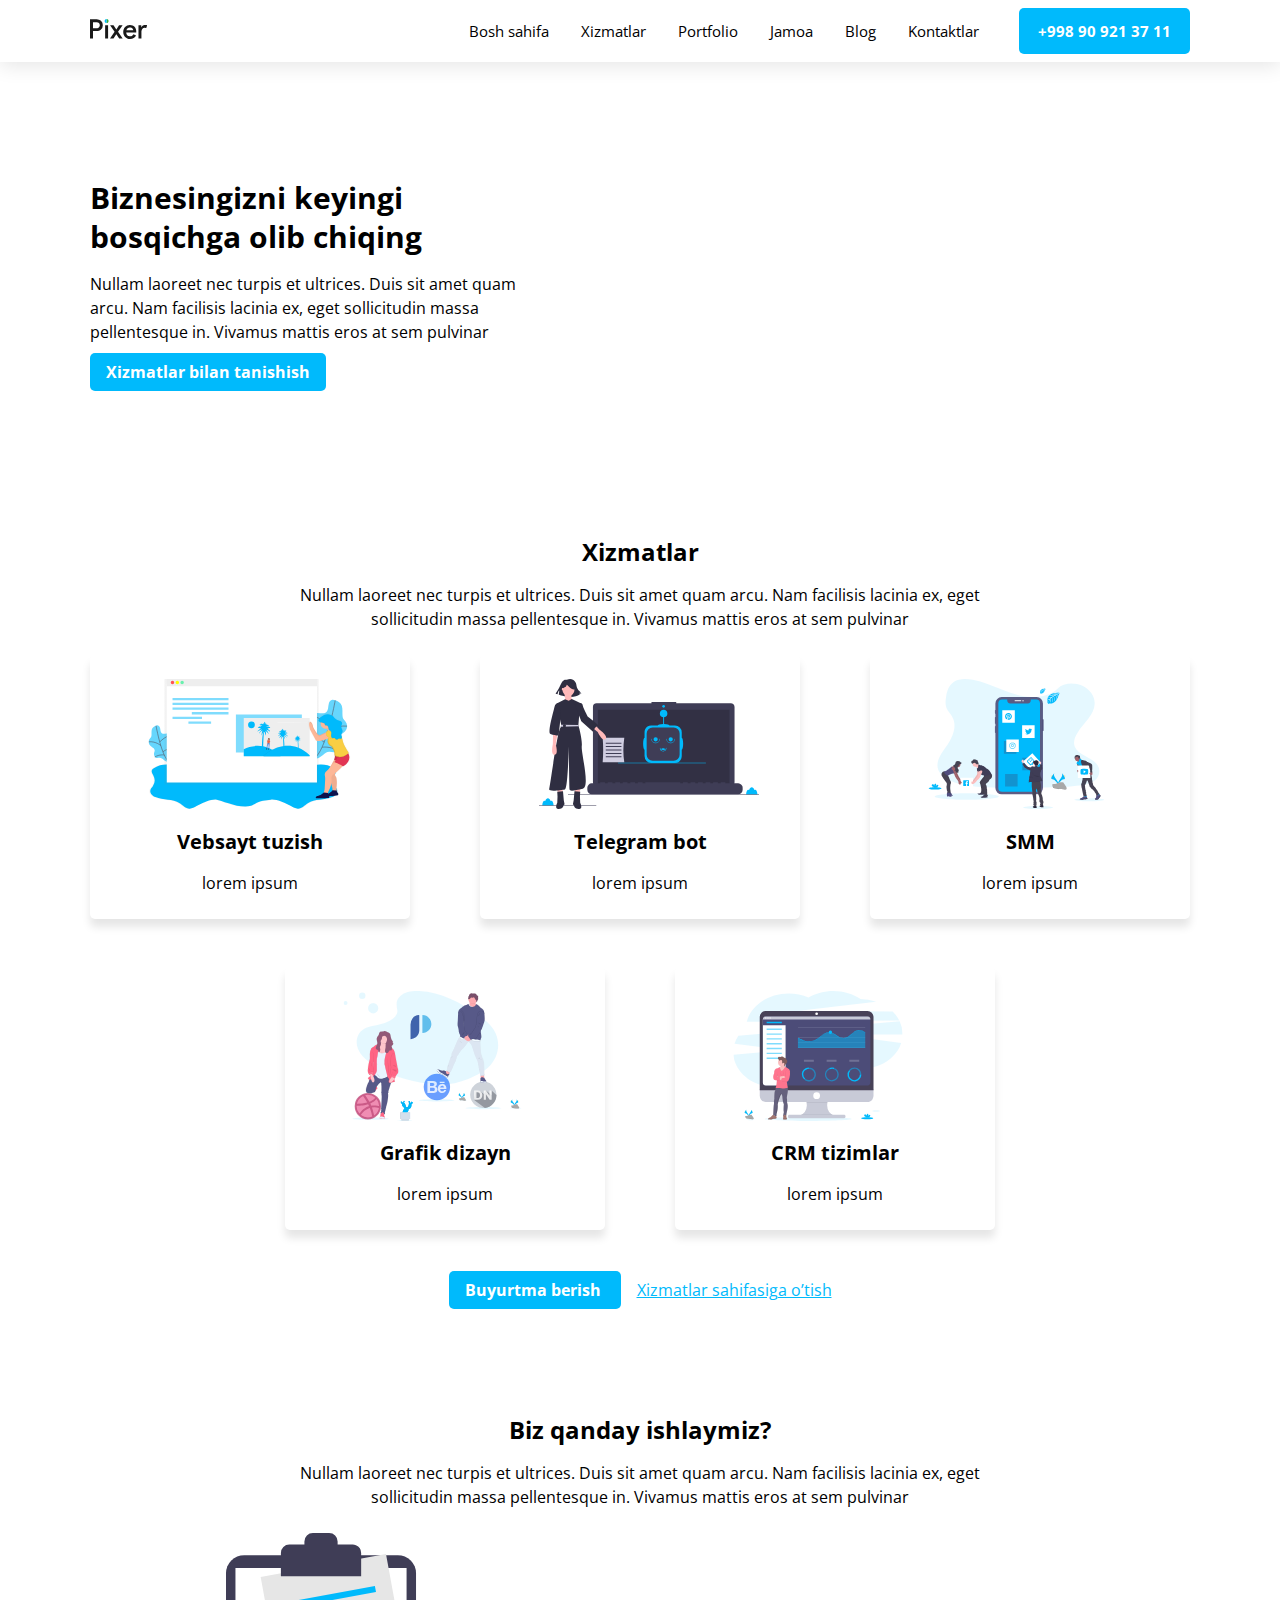
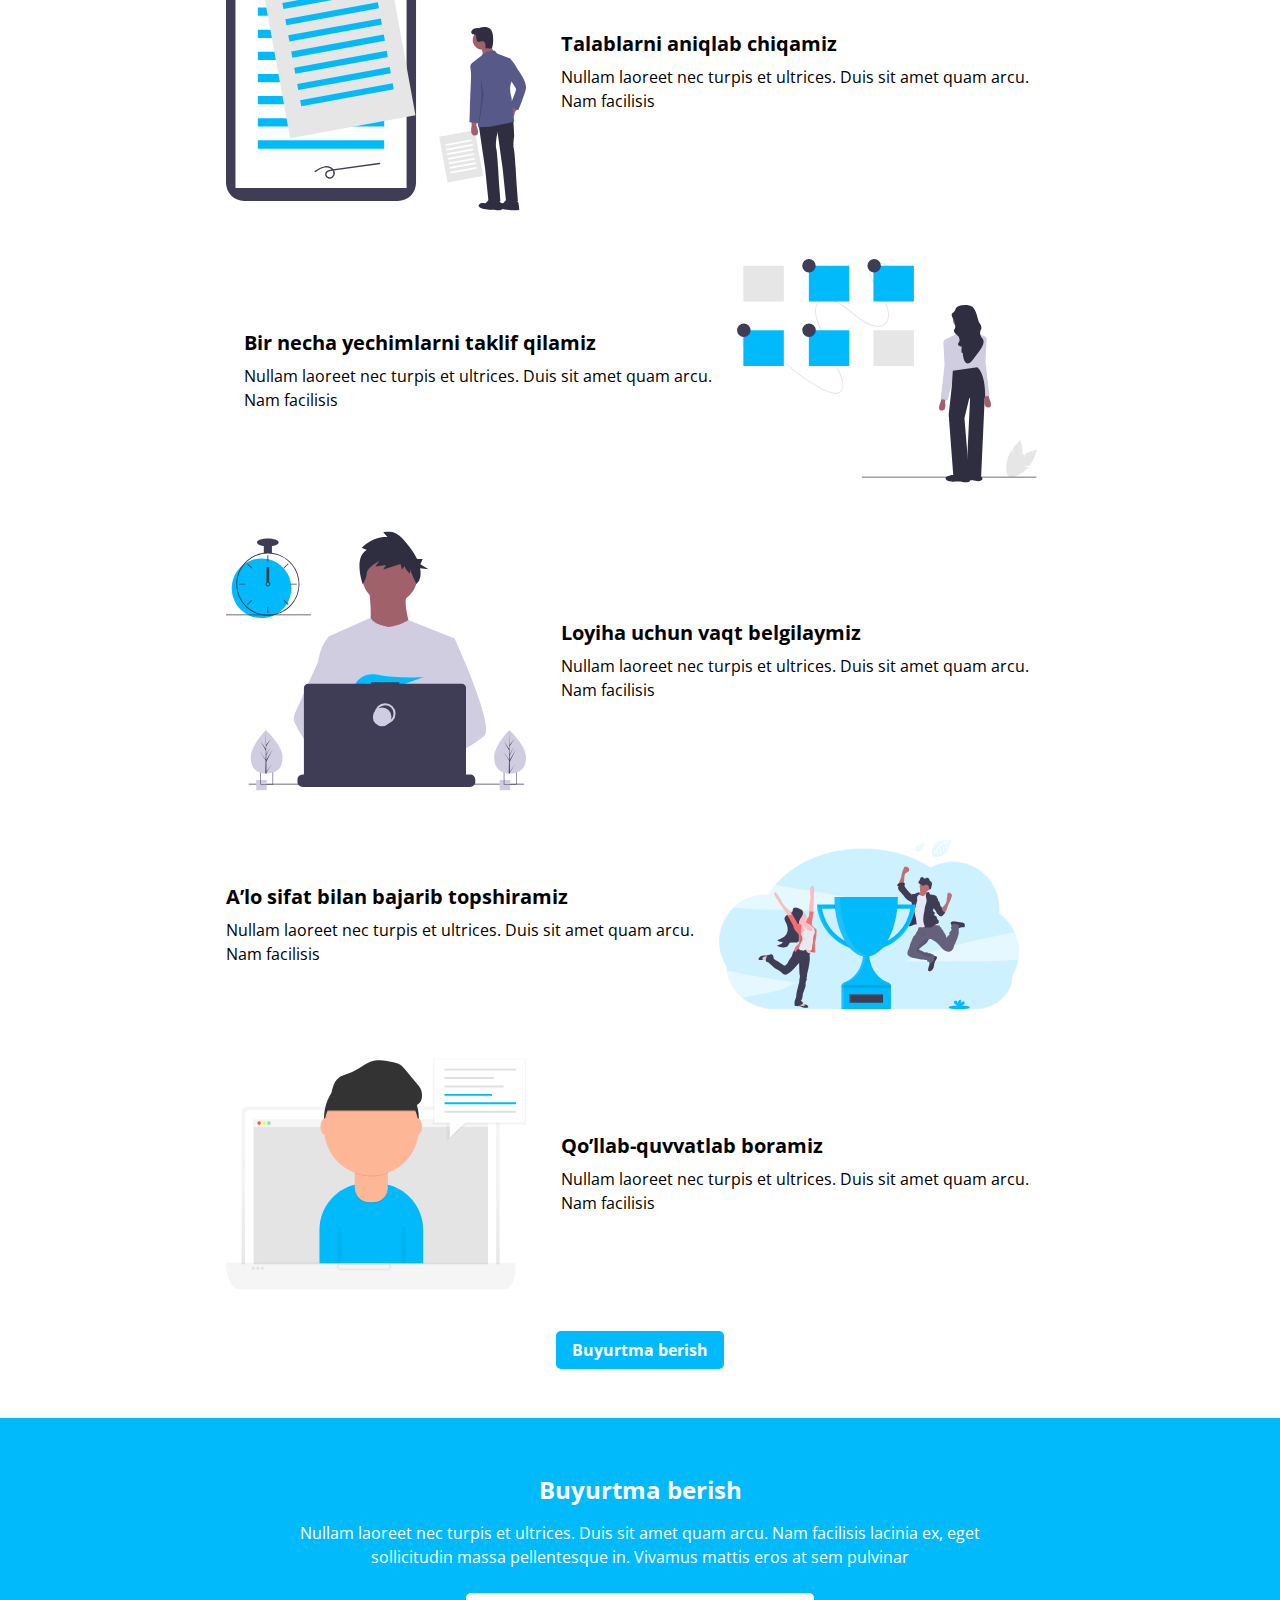
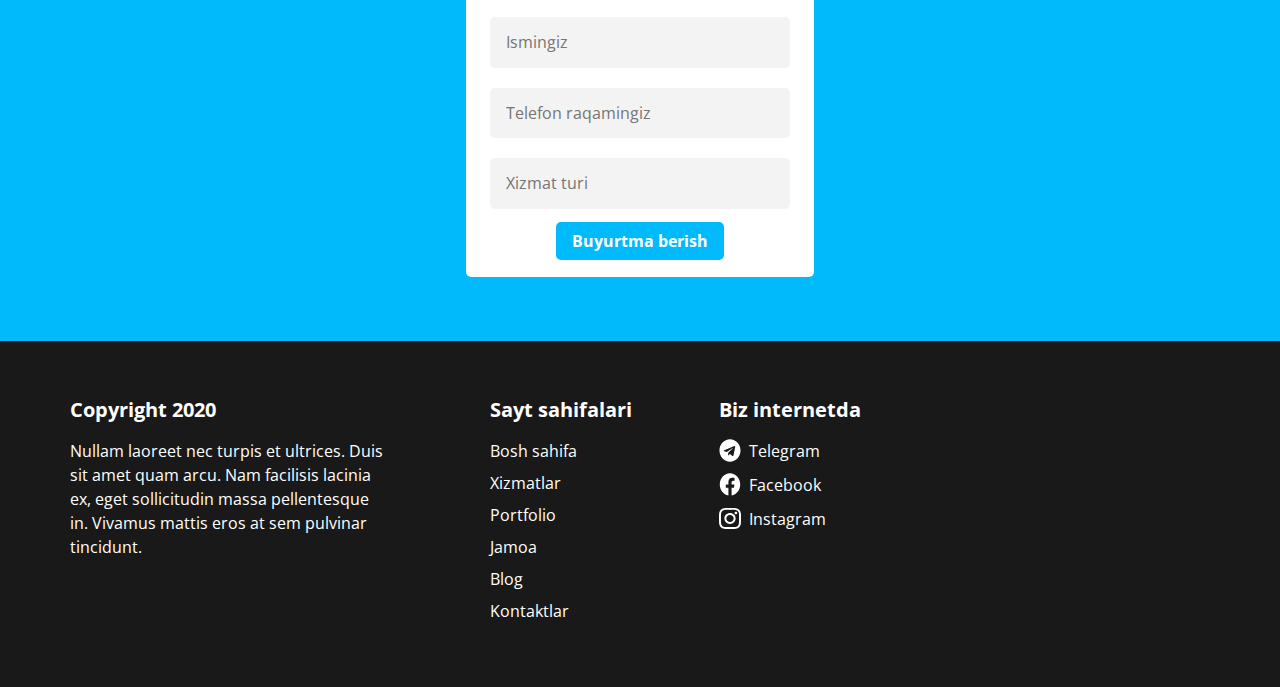
<file: index.html>
<!DOCTYPE html>
<html lang="uz">

<head>
    <meta charset="UTF-8">
    <meta http-equiv="X-UA-Compatible" content="IE=edge">
    <meta name="viewport" content="width=device-width, initial-scale=1.0">
    <title>Pixer</title>
    <link rel="stylesheet" href="css/normalize.css">
    <link rel="stylesheet" href="css/style.css">
</head>

<body>
    <header id="header">
        <nav class="navbar container">
            <a href="index.html" class="header-logo">
                <img src="images/pixer-logo.svg" alt="logo-img" class="header-logo-img" width="58" height="20">
            </a>
            <ul class="nav-list">
                <li class="nav-item">
                    <a class="nav-link" href="">
                        Bosh sahifa
                    </a>
                </li>
                <li class="nav-item">
                    <a class="nav-link" href="services.html">
                        Xizmatlar
                    </a>
                    <div class="sub-menu">
                        <ul class="services-list">
                            <li class="services-item">
                                <a href="#" class="services-link">
                                    Vebsayt
                                </a>
                            </li>
                            <li class="services-item">
                                <a href="#" class="services-link">
                                    Telegram bot
                                </a>
                            </li>
                            <li class="services-item">
                                <a href="#" class="services-link">
                                    SMM
                                </a>
                            </li>
                            <li class="services-item">
                                <a href="#" class="services-link">
                                    Grafik dizayn
                                </a>
                            </li>
                            <li class="services-item">
                                <a href="#" class="services-link">
                                    CRM tizim
                                </a>
                            </li>
                        </ul>
                </li>
                </div>
                <li class="nav-item">
                    <a class="nav-link" href="">
                        Portfolio
                    </a>
                </li>
                <li class="nav-item">
                    <a class="nav-link" href="">
                        Jamoa
                    </a>
                </li>
                <li class="nav-item">
                    <a class="nav-link" href="">
                        Blog
                    </a>
                </li>
                <li class="nav-item">
                    <a class="nav-link" href="">
                        Kontaktlar
                    </a>
                </li>
            </ul>
                <a href="#" class="nav-number-link">
                    +998 90 921 37 11
                </a>
        </nav>
    </header>

    <main>
        <section class="container intro">
            <div class="intro-content">
                <h1 class="intro-title">
                    Biznesingizni keyingi bosqichga
                    olib chiqing
                </h1>
                <p class="intro-text">
                    Nullam laoreet nec turpis et ultrices. Duis sit amet quam arcu. Nam facilisis lacinia ex, eget sollicitudin massa pellentesque in. Vivamus mattis eros at sem pulvinar
                </p>
                <a href="services.html" class="blue-link">
                    Xizmatlar bilan tanishish
                </a>
            </div>
            <iframe class="intro-youtube" width="458" height="258" src="https://www.youtube.com/embed/6_pru8U2RmM" title="YouTube video player" frameborder="0" allow="accelerometer; autoplay; clipboard-write; encrypted-media; gyroscope; picture-in-picture" allowfullscreen>
            </iframe>
        </section>

            <section class="services container">
                <div class="services-content">
                    <h2 class="services-title">
                        Xizmatlar
                    </h2>
                    <p class="services-text">
                        Nullam laoreet nec turpis et ultrices. Duis sit amet quam arcu. Nam facilisis lacinia ex, eget sollicitudin massa pellentesque in. Vivamus mattis eros at sem pulvinar
                    </p>
                </div>
                <div class="course-main">
                    <div class="course">
                        <a href="#" class="course-links">
                            <img class="course-img" src="images/service-illustration.svg" alt="image" width="203" height="130">
                            <h3 class="course-title">
                                Vebsayt tuzish
                            </h3>
                            <p class="course-text">
                                lorem ipsum
                            </p>
                        </a>
                    </div>
                    <div class="course">
                        <a href="#" class="course-links">
                            <img class="course-img" src="images/bot-illustration.svg" alt="image" width="222" height="130">
                            <h3 class="course-title">
                                Telegram bot
                            </h3>
                            <p class="course-text">
                                lorem ipsum
                            </p>
                        </a>
                    </div>
                    <div class="course">
                        <a href="#" class="course-links">
                            <img class="course-img" src="images/smm-illustration.svg" alt="image" width="177" height="130">
                            <h3 class="course-title">
                                SMM
                            </h3>
                            <p class="course-text">
                                lorem ipsum
                            </p>
                        </a>
                    </div>
                    <div class="course">
                        <a href="#" class="course-links">
                            <img class="course-img" src="images/design-illustration.svg" alt="image" width="179" height="130">
                            <h3 class="course-title">
                                Grafik dizayn
                            </h3>
                            <p class="course-text">
                                lorem ipsum
                            </p>
                        </a>
                    </div>
                    <div class="course">
                        <a href="#" class="course-links">
                            <img class="course-img" src="images/crm-illustration.svg" alt="image" width="170" height="130">
                            <h3 class="course-title">
                                CRM tizimlar
                            </h3>
                            <p class="course-text">
                                lorem ipsum
                            </p>
                        </a>
                    </div>
                </div>
                <div class="course-bottom-links">
                    <a href="#" class="blue-link">
                        Buyurtma berish
                    </a>
                    <a href="services.html" class="course-bootomlink2">
                        Xizmatlar sahifasiga o’tish
                    </a>
                </div>
            </section>

            <section class="work container">
                <div class="work-content">
                    <h4 class="work-content-title">
                        Biz qanday ishlaymiz?
                    </h4>
                    <p class="work-content-text">
                        Nullam laoreet nec turpis et ultrices. Duis sit amet quam arcu. Nam facilisis lacinia ex, eget sollicitudin massa pellentesque in. Vivamus mattis eros at sem pulvinar
                    </p>
                </div>
                <div class="work-row">
                    <img src="images/step-illlustration1.svg" alt="step-illustration" class="work-row-img" width="300" height="278">
                    <div class="work-row-content">
                        <h5 class="work-row-content-title">
                            Talablarni aniqlab chiqamiz
                        </h5>
                        <p class="work-row-content-text">
                            Nullam laoreet nec turpis et ultrices. Duis sit amet quam arcu. Nam facilisis
                        </p>
                    </div>
                </div>

                <div class="work-row">
                    <img src="images/step-illlustration2.svg" alt="step-illustration" class="work-row1-img" width="300" height="224">
                    <div class="work-row-content">
                        <h5 class="work-row-content-title">
                            Bir necha yechimlarni taklif qilamiz
                        </h5>
                        <p class="work-row-content-text">
                            Nullam laoreet nec turpis et ultrices. Duis sit amet quam arcu. Nam facilisis
                        </p>
                    </div>
                </div>

                <div class="work-row">
                    <img src="images/step-illustration3.svg" alt="step-illustration" class="work-row-img" width="300" height="260">
                    <div class="work-row-content">
                        <h5 class="work-row-content-title">
                            Loyiha uchun vaqt belgilaymiz
                        </h5>
                        <p class="work-row-content-text">
                            Nullam laoreet nec turpis et ultrices. Duis sit amet quam arcu. Nam facilisis
                        </p>
                    </div>
                </div>

                <div class="work-row">
                    <img src="images/step-illustration4.svg" alt="step-illustration" class="work-row-img" width="300" height="171">
                    <div class="work-row-content">
                        <h5 class="work-row-content-title">
                            A’lo sifat bilan bajarib topshiramiz
                        </h5>
                        <p class="work-row-content-text">
                            Nullam laoreet nec turpis et ultrices. Duis sit amet quam arcu. Nam facilisis
                        </p>
                    </div>
                </div>

                <div class="work-row">
                    <img src="images/step-illustration5.svg" alt="step-illustration" class="work-row-img" width="300" height="232">
                    <div class="work-row-content">
                        <h5 class="work-row-content-title">
                            Qo’llab-quvvatlab boramiz
                        </h5>
                        <p class="work-row-content-text">
                            Nullam laoreet nec turpis et ultrices. Duis sit amet quam arcu. Nam facilisis
                        </p>
                    </div>
                </div>
                <div class="work-blue-link">
                    <a href="#" class="blue-link">
                        Buyurtma berish
                    </a>
                </div>
            </section>

            <section class="order-background">
                <div class="order container">
                    <h6 class="order-title">
                        Buyurtma berish
                    </h6>
                    <p class="order-text">
                        Nullam laoreet nec turpis et ultrices. Duis sit amet quam arcu. Nam facilisis lacinia ex, eget sollicitudin massa pellentesque in. Vivamus mattis eros at sem pulvinar
                    </p>
                </div>

                <div class="input container">
                    <div class="inputs">
                        <input class="input-part" type="text" placeholder="Ismingiz"> <br>
                        <input class="input-part" type="text" placeholder="Telefon raqamingiz"> <br>
                        <div class="polygon-part">
                            <input class="input-part" list="services" name="services" placeholder="Xizmat turi">
                            <datalist id="services">
                              <option value="Vebsayt tuzish">
                              <option value="Telegram bot">
                              <option value="SMM">
                              <option value="Grafik dizayn">
                              <option value="CRM tizimlar">
                            </datalist>
                        </div>
                    </div>
                    <a href="#" class="blue-link">
                        Buyurtma berish
                    </a>
                </div>
            </section>

            <footer class="footer-background">
                <div class="footer container">
                    <div class="footer-content">
                        <h6 class="footer-title">
                            Copyright 2020
                        </h6>
                        <p class="footer-text">
                            Nullam laoreet nec turpis et ultrices. Duis sit amet quam arcu. Nam facilisis lacinia ex, eget sollicitudin massa pellentesque in. Vivamus mattis eros at sem pulvinar tincidunt.
                        </p>
                    </div>
                    <ul class="footer-list list1">
                        <li class="footer-item">
                            <h6 class="footer-title">
                                Sayt sahifalari
                            </h6>
                        </li>
                        <li class="footer-item">
                            <a href="#" class="footer-link">
                                Bosh sahifa
                            </a>
                        </li>
                        <li class="footer-item">
                            <a href="services.html" class="footer-link">
                                Xizmatlar
                            </a>
                        </li>
                        <li class="footer-item">
                            <a href="#" class="footer-link">
                                Portfolio
                            </a>
                        </li>
                        <li class="footer-item">
                            <a href="" class="footer-link">
                                Jamoa
                            </a>
                        </li>
                        <li class="footer-item">
                            <a href="" class="footer-link">
                                Blog
                            </a>
                        </li>
                        <li class="footer-item">
                            <a href="" class="footer-link">
                                Kontaktlar
                            </a>
                        </li>
                    </ul>

                    <ul class="footer-list">
                        <li class="footer-item">
                            <h6 class="footer-title">
                                Biz internetda
                            </h6>
                        </li>
                        <li class="footer-item">
                            <div class="footer-icon-link">
                                <a class="footer-img-link" href="#">
                                    <img class="footer-icon" src="images/Vector telegram.svg" alt="icon" width="22" height="23">
                                </a>
                                <a class="footer-link" href="">
                                    Telegram
                                </a>
                            </div>
                        </li>
                        <li class="footer-item">
                            <div class="footer-icon-link">
                                <a class="footer-img-link" href="#">
                                    <img class="footer-icon" src="images/Vector facebook.svg" alt="icon" width="22" height="23">
                                </a>
                                <a class="footer-link" href="">
                                    Facebook
                                </a>
                            </div>
                        </li>
                        <li class="footer-item">
                            <div class="footer-icon-link">
                                <a class="footer-img-link" href="#">
                                    <img class="footer-icon" src="images/Vector instagram.svg" alt="icon" width="22" height="23">
                                </a>
                                <a class="footer-link" href="">
                                    Instagram
                                </a>
                            </div>
                        </li>
                    </ul>
                </div>
            </footer>
    </main>
</body>

</html>
</file>
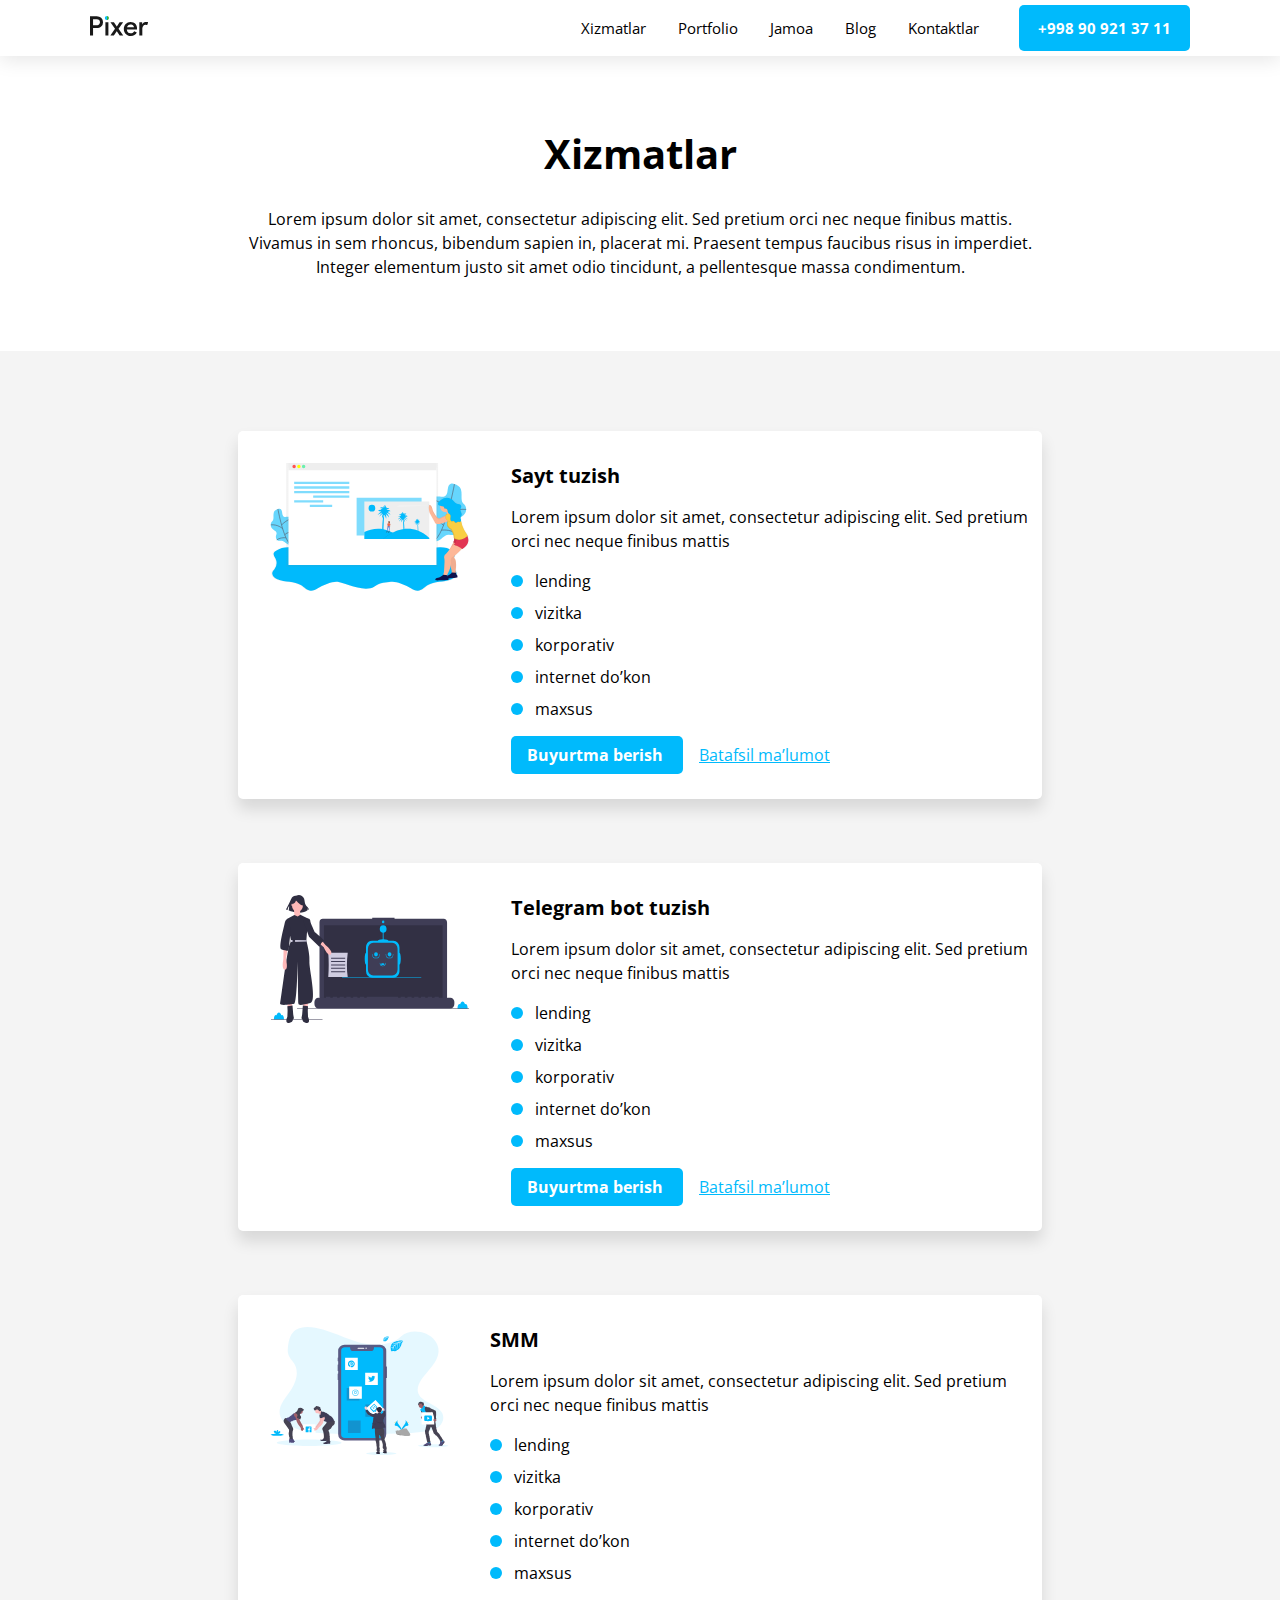
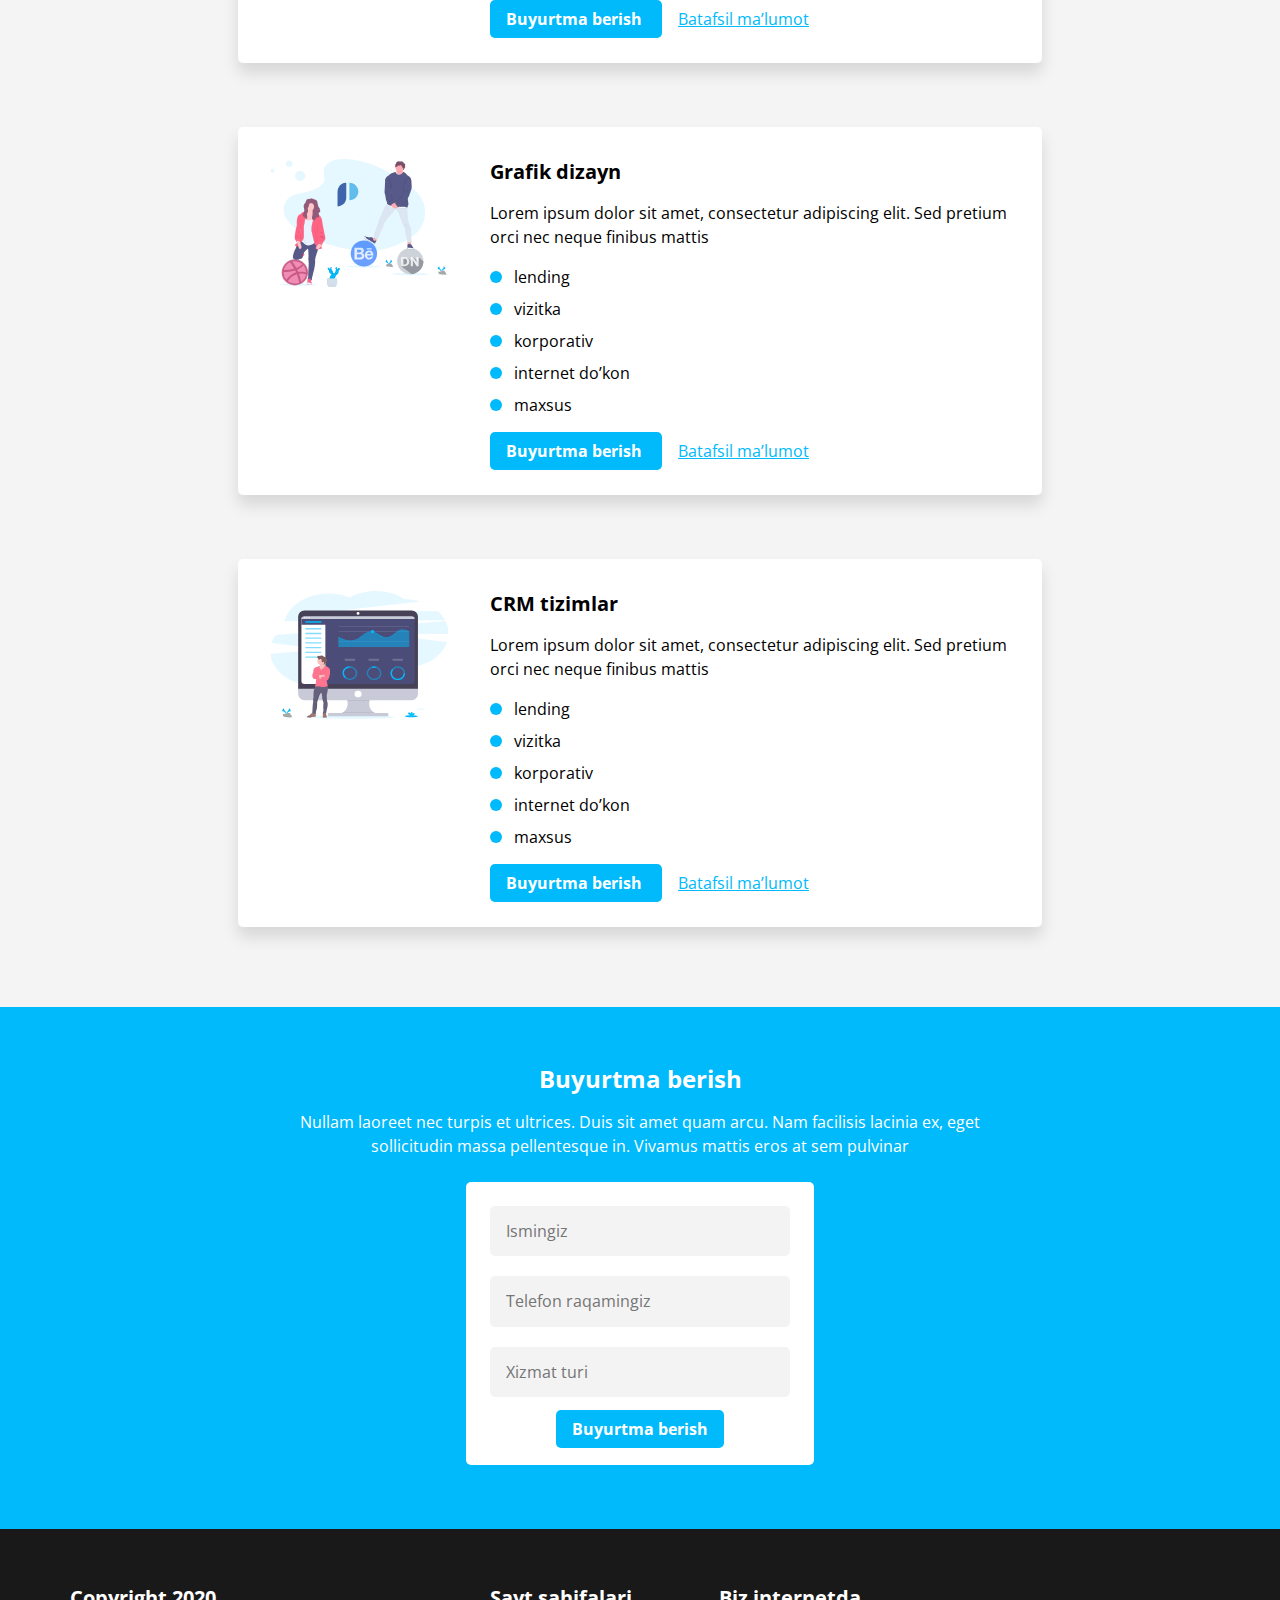
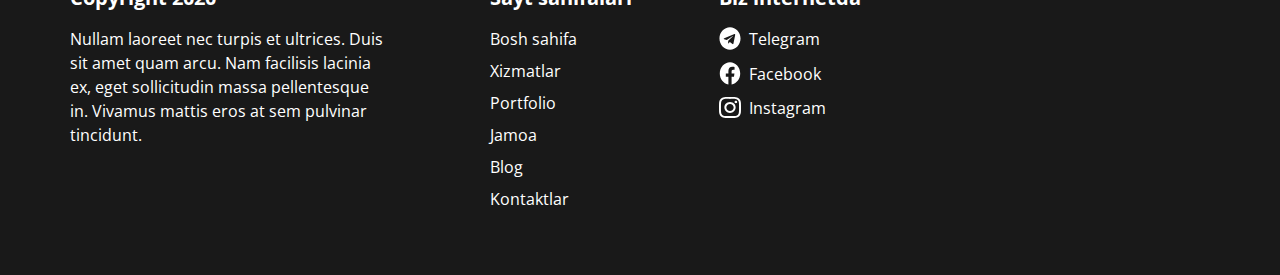
<file: services.html>
<!DOCTYPE html>
<html lang="uz">
<head>
  <meta charset="UTF-8">
  <meta http-equiv="X-UA-Compatible" content="IE=edge">
  <meta name="viewport" content="width=device-width, initial-scale=1.0">
  <title>Pixer-services</title>
  <link rel="stylesheet" href="css/normalize.css">
  <link rel="stylesheet" href="css/style.css">
</head>
<body>
  <header class="background">
    <header class="service-header container">
      <a href="index.html" class="service-logo">
        <img src="images/pixer-logo.svg" alt="logo" class="service-logo-img">
      </a>
      <nav class="service-navbar">
        <ul class="service-list">
          <li class="service-item">
            <a href="#" class="service-nav-link">
              Xizmatlar
            </a>
            <ul class="service-dropdown-list">
              <li class="service-dropdown-item">
                <a class="service-dropdown-link" href="#">
                  Vebsayt
                </a>
              </li>
              <li class="service-dropdown-item">
                <a class="service-dropdown-link" href="#">
                  Telegram bot
                </a>
              </li>
              <li class="service-dropdown-item">
                <a class="service-dropdown-link" href="#">
                  SMM
                </a>
              </li>
              <li class="service-dropdown-item">
                <a class="service-dropdown-link" href="#">
                  Grafik dizayn
                </a>
              </li>
              <li class="service-dropdown-item">
                <a class="service-dropdown-link" href="#">
                  CRM tizim
                </a>
              </li>
            </ul>
          </li>
          <li class="service-item">
            <a href="#" class="service-nav-link">
              Portfolio
            </a>
          </li>
          <li class="service-item">
            <a href="#" class="service-nav-link">
              Jamoa
            </a>
          </li>
          <li class="service-item">
            <a href="#" class="service-nav-link">
              Blog
            </a>
          </li>
          <li class="service-item">
            <a href="#" class="service-nav-link">
              Kontaktlar
            </a>
          </li>
        </ul>
        <a href="#" class="nav-number-link service-number">
          +998 90 921 37 11
        </a>
      </nav>
    </header>
  </header>

  <section class="container">
    <div class="service-intro">
      <h1 class="service-intro-title">
        Xizmatlar
      </h1>
      <p class="service-intro-text">
        Lorem ipsum dolor sit amet, consectetur adipiscing elit. Sed pretium orci nec neque finibus mattis. Vivamus in sem rhoncus, bibendum sapien in, placerat mi. Praesent tempus faucibus risus in imperdiet. Integer elementum justo sit amet odio tincidunt, a pellentesque massa condimentum.
      </p>
    </div>
  </section>

  <section class="magazine-bg">
    <div class="magazine-bg2 container">
      <div class="magazine">
        <img src="images/service-illustration.svg" alt="image" class="magazine-img" width="200" height="128">
        <div class="magazine-content">
          <h2 class="magazine-title">
            Sayt tuzish
          </h2>
          <p class="magazine-text">
            Lorem ipsum dolor sit amet, consectetur adipiscing elit. Sed pretium orci nec neque finibus mattis
          </p>
          <ul class="mg-list">
            <li class="mg-item">
              <img class="img-round" src="images/Rectangle magazine.svg" alt="image" width="12" height="12">
              <span class="mg-span">lending</span>
            </li>
            <li class="mg-item">
              <img class="img-round" src="images/Rectangle magazine.svg" alt="image" width="12" height="12">
              <span class="mg-span">vizitka</span>
            </li>
            <li class="mg-item">
              <img class="img-round" src="images/Rectangle magazine.svg" alt="image" width="12" height="12">
              <span class="mg-span">korporativ</span>
            </li>
            <li class="mg-item">
              <img class="img-round" src="images/Rectangle magazine.svg" alt="image" width="12" height="12">
              <span class="mg-span">internet do’kon</span>
            </li>
            <li class="mg-item">
              <img class="img-round" src="images/Rectangle magazine.svg" alt="image" width="12" height="12">
              <span class="mg-span">maxsus</span>
            </li>
          </ul>
          <div class="magazine-links">
            <a href="#" class="blue-link mg-blue-link">
              Buyurtma berish
            </a>
            <a href="#" class="learn-more">
              Batafsil ma’lumot
            </a>
          </div>
        </div>
      </div>
    </div>

    <div class="magazine-bg2 container">
      <div class="magazine">
        <img src="images/bot-illustration.svg" alt="image" class="magazine-img" width="200" height="128">
        <div class="magazine-content">
          <h2 class="magazine-title">
            Telegram bot tuzish
          </h2>
          <p class="magazine-text">
            Lorem ipsum dolor sit amet, consectetur adipiscing elit. Sed pretium orci nec neque finibus mattis
          </p>
          <ul class="mg-list">
            <li class="mg-item">
              <img class="img-round" src="images/Rectangle magazine.svg" alt="image" width="12" height="12">
              <span class="mg-span">lending</span>
            </li>
            <li class="mg-item">
              <img class="img-round" src="images/Rectangle magazine.svg" alt="image" width="12" height="12">
              <span class="mg-span">vizitka</span>
            </li>
            <li class="mg-item">
              <img class="img-round" src="images/Rectangle magazine.svg" alt="image" width="12" height="12">
              <span class="mg-span">korporativ</span>
            </li>
            <li class="mg-item">
              <img class="img-round" src="images/Rectangle magazine.svg" alt="image" width="12" height="12">
              <span class="mg-span">internet do’kon</span>
            </li>
            <li class="mg-item">
              <img class="img-round" src="images/Rectangle magazine.svg" alt="image" width="12" height="12">
              <span class="mg-span">maxsus</span>
            </li>
          </ul>
          <div class="magazine-links">
            <a href="#" class="blue-link mg-blue-link">
              Buyurtma berish
            </a>
            <a href="#" class="learn-more">
              Batafsil ma’lumot
            </a>
          </div>
        </div>
      </div>
    </div>

    <div class="magazine-bg2 container">
      <div class="magazine">
        <img src="images/smm-illustration.svg" alt="image" class="magazine-img" width="200" height="128">
        <div class="magazine-content">
          <h2 class="magazine-title">
            SMM
          </h2>
          <p class="magazine-text">
            Lorem ipsum dolor sit amet, consectetur adipiscing elit. Sed pretium orci nec neque finibus mattis
          </p>
          <ul class="mg-list">
            <li class="mg-item">
              <img class="img-round" src="images/Rectangle magazine.svg" alt="image" width="12" height="12">
              <span class="mg-span">lending</span>
            </li>
            <li class="mg-item">
              <img class="img-round" src="images/Rectangle magazine.svg" alt="image" width="12" height="12">
              <span class="mg-span">vizitka</span>
            </li>
            <li class="mg-item">
              <img class="img-round" src="images/Rectangle magazine.svg" alt="image" width="12" height="12">
              <span class="mg-span">korporativ</span>
            </li>
            <li class="mg-item">
              <img class="img-round" src="images/Rectangle magazine.svg" alt="image" width="12" height="12">
              <span class="mg-span">internet do’kon</span>
            </li>
            <li class="mg-item">
              <img class="img-round" src="images/Rectangle magazine.svg" alt="image" width="12" height="12">
              <span class="mg-span">maxsus</span>
            </li>
          </ul>
          <div class="magazine-links">
            <a href="#" class="blue-link mg-blue-link">
              Buyurtma berish
            </a>
            <a href="#" class="learn-more">
              Batafsil ma’lumot
            </a>
          </div>
        </div>
      </div>
    </div>

    <div class="magazine-bg2 container">
      <div class="magazine">
        <img src="images/design-illustration.svg" alt="image" class="magazine-img" width="200" height="128">
        <div class="magazine-content">
          <h2 class="magazine-title">
            Grafik dizayn
          </h2>
          <p class="magazine-text">
            Lorem ipsum dolor sit amet, consectetur adipiscing elit. Sed pretium orci nec neque finibus mattis
          </p>
          <ul class="mg-list">
            <li class="mg-item">
              <img class="img-round" src="images/Rectangle magazine.svg" alt="image" width="12" height="12">
              <span class="mg-span">lending</span>
            </li>
            <li class="mg-item">
              <img class="img-round" src="images/Rectangle magazine.svg" alt="image" width="12" height="12">
              <span class="mg-span">vizitka</span>
            </li>
            <li class="mg-item">
              <img class="img-round" src="images/Rectangle magazine.svg" alt="image" width="12" height="12">
              <span class="mg-span">korporativ</span>
            </li>
            <li class="mg-item">
              <img class="img-round" src="images/Rectangle magazine.svg" alt="image" width="12" height="12">
              <span class="mg-span">internet do’kon</span>
            </li>
            <li class="mg-item">
              <img class="img-round" src="images/Rectangle magazine.svg" alt="image" width="12" height="12">
              <span class="mg-span">maxsus</span>
            </li>
          </ul>
          <div class="magazine-links">
            <a href="#" class="blue-link mg-blue-link">
              Buyurtma berish
            </a>
            <a href="#" class="learn-more">
              Batafsil ma’lumot
            </a>
          </div>
        </div>
      </div>
    </div>

    <div class="magazine-bg2 container">
      <div class="magazine">
        <img src="images/crm-illustration.svg" alt="image" class="magazine-img" width="200" height="128">
        <div class="magazine-content">
          <h2 class="magazine-title">
            CRM tizimlar
          </h2>
          <p class="magazine-text">
            Lorem ipsum dolor sit amet, consectetur adipiscing elit. Sed pretium orci nec neque finibus mattis
          </p>
          <ul class="mg-list">
            <li class="mg-item">
              <img class="img-round" src="images/Rectangle magazine.svg" alt="image" width="12" height="12">
              <span class="mg-span">lending</span>
            </li>
            <li class="mg-item">
              <img class="img-round" src="images/Rectangle magazine.svg" alt="image" width="12" height="12">
              <span class="mg-span">vizitka</span>
            </li>
            <li class="mg-item">
              <img class="img-round" src="images/Rectangle magazine.svg" alt="image" width="12" height="12">
              <span class="mg-span">korporativ</span>
            </li>
            <li class="mg-item">
              <img class="img-round" src="images/Rectangle magazine.svg" alt="image" width="12" height="12">
              <span class="mg-span">internet do’kon</span>
            </li>
            <li class="mg-item">
              <img class="img-round" src="images/Rectangle magazine.svg" alt="image" width="12" height="12">
              <span class="mg-span">maxsus</span>
            </li>
          </ul>
          <div class="magazine-links">
            <a href="#" class="blue-link mg-blue-link">
              Buyurtma berish
            </a>
            <a href="#" class="learn-more">
              Batafsil ma’lumot
            </a>
          </div>
        </div>
      </div>
    </div>
  </section>

  <section class="order-background">
    <div class="order container">
        <h6 class="order-title">
            Buyurtma berish
        </h6>
        <p class="order-text">
            Nullam laoreet nec turpis et ultrices. Duis sit amet quam arcu. Nam facilisis lacinia ex, eget sollicitudin massa pellentesque in. Vivamus mattis eros at sem pulvinar
        </p>
    </div>

    <div class="input container">
        <div class="inputs">
            <input class="input-part" type="text" placeholder="Ismingiz"> <br>
            <input class="input-part" type="text" placeholder="Telefon raqamingiz"> <br>
            <div class="polygon-part">
              <input class="input-part" list="services" name="services" placeholder="Xizmat turi">
              <datalist id="services">
                <option value="Vebsayt tuzish">
                <option value="Telegram bot">
                <option value="SMM">
                <option value="Grafik dizayn">
                <option value="CRM tizimlar">
              </datalist>
            </div>
        </div>
        <a href="#" class="blue-link">
            Buyurtma berish
        </a>
    </div>
</section>

<footer class="footer-background">
    <div class="footer container">
        <div class="footer-content">
            <h6 class="footer-title">
                Copyright 2020
            </h6>
            <p class="footer-text">
                Nullam laoreet nec turpis et ultrices. Duis sit amet quam arcu. Nam facilisis lacinia ex, eget sollicitudin massa pellentesque in. Vivamus mattis eros at sem pulvinar tincidunt.
            </p>
        </div>
        <ul class="footer-list list1">
            <li class="footer-item">
                <h6 class="footer-title">
                    Sayt sahifalari
                </h6>
            </li>
            <li class="footer-item">
                <a href="index.html" class="footer-link">
                    Bosh sahifa
                </a>
            </li>
            <li class="footer-item">
                <a href="services.html" class="footer-link">
                    Xizmatlar
                </a>
            </li>
            <li class="footer-item">
                <a href="#" class="footer-link">
                    Portfolio
                </a>
            </li>
            <li class="footer-item">
                <a href="" class="footer-link">
                    Jamoa
                </a>
            </li>
            <li class="footer-item">
                <a href="" class="footer-link">
                    Blog
                </a>
            </li>
            <li class="footer-item">
                <a href="" class="footer-link">
                    Kontaktlar
                </a>
            </li>
        </ul>

        <ul class="footer-list">
            <li class="footer-item">
                <h6 class="footer-title">
                    Biz internetda
                </h6>
            </li>
            <li class="footer-item">
                <div class="footer-icon-link">
                    <a class="footer-img-link" href="#">
                        <img class="footer-icon" src="images/Vector telegram.svg" alt="icon" width="22" height="23">
                    </a>
                    <a class="footer-link" href="">
                        Telegram
                    </a>
                </div>
            </li>
            <li class="footer-item">
                <div class="footer-icon-link">
                    <a class="footer-img-link" href="#">
                        <img class="footer-icon" src="images/Vector facebook.svg" alt="icon" width="22" height="23">
                    </a>
                    <a class="footer-link" href="">
                        Facebook
                    </a>
                </div>
            </li>
            <li class="footer-item">
                <div class="footer-icon-link">
                    <a class="footer-img-link" href="#">
                        <img class="footer-icon" src="images/Vector instagram.svg" alt="icon" width="22" height="23">
                    </a>
                    <a class="footer-link" href="">
                        Instagram
                    </a>
                </div>
            </li>
        </ul>
    </div>
</footer>
</body>
</html>
</file>
<file: css/style.css>
/* open-sans-regular - latin */
@font-face {
    font-family: 'Open Sans';
    font-style: normal;
    font-weight: 400;
    src: local(''),
        url('../fonts/open-sans-v28-latin-regular.woff2') format('woff2'),
        url('../fonts/open-sans-v28-latin-regular.woff') format('woff');
    font-display: swap;
}

/* open-sans-700 - latin */
@font-face {
    font-family: 'Open Sans';
    font-style: normal;
    font-weight: 700;
    src: local(''),
        url('../fonts/open-sans-v28-latin-700.woff2') format('woff2'),
        url('../fonts/open-sans-v28-latin-700.woff') format('woff');
    font-display: swap;
}

* {
    margin: 0;
    padding: 0;
    box-sizing: border-box;
}

body {
    font-family: 'Open Sans', sans-serif;
}

ul {
    list-style-type: none;
}

a {
    text-decoration: none;
}

.container {
    max-width: 1140px;
    margin-left: auto;
    margin-right: auto;
    padding-left: 20px;
    padding-right: 20px;
}

#header {
    box-shadow: 0px 4px 20px rgba(0, 0, 0, 0.1);
    background: #FFFFFF;
    padding: 8px 0;
    margin-bottom: 80px;
}

.header-logo {
    transition: .2s ease;
}

.header-logo:active {
    opacity: 0.5;
}

.navbar {
    display: flex;
    justify-content: space-between;
    align-items: center;
}

.nav-list {
    display: flex;
    margin-left: auto;
}

.nav-item {
    padding: 8px 0;
}

.nav-link {
    font-size: 15px;
    line-height: 24px;
    color: #000000;
    font-weight: 400;
    padding: 19px 16px;
    transition: .2s ease;
}

.nav-link:hover {
    border-bottom: 3px solid black;
}

.nav-link:active {
    border-bottom: 3px solid transparent;
    background: rgba(25, 25, 25, 0.7);
    width: 100%;
    height: 100%;
    color: #FFFFFF;
}

.nav-number-link {
    margin-left: 24px;
    font-size: 15px;
    line-height: 24px;
    color: #FFFFFF;
    background: #00BAFC;
    border-radius: 5px;
    padding: 8px 16px;
    font-weight: 700;
    border: 3px solid transparent;
    transition: .3s ease;
}

.nav-number-link:hover {
    background: none;
    color: #00BAFC;
    border: 3px solid #00BAFC;
    box-sizing: border-box;
    border-radius: 5px;
}

.nav-number-link:active {
    background: rgba(0, 186, 252, 0.6);
    color: #FFFFFF;
    border-radius: 5px;
}

.sub-menu {
    display: none;
    margin-left: -27px;
    margin-top: 19px;
    padding-top: 16px;
    padding-right: 16px;
    padding-left: 16px;
    padding-bottom: 0;
}

.nav-item:hover .sub-menu {
    display: block;
    position: absolute;
    background: #FFFFFF;
    box-shadow: 0px 4px 24px rgba(0, 0, 0, 0.1);
    border-radius: 5px;
}

.services-link {
    padding: 8px 16px;
    display: block;
    font-size: 15px;
    line-height: 24px;
    color: #000000;
    font-weight: 400;
}

.services-item {
    margin-bottom: 16px;
}

.services-link {
    transition: .2s ease;
}

.services-link:hover {
    background: #00BAFC;
    color: white;
}

.services-link:active {
    opacity: 0.5;
}

.intro {
    display: flex;
    justify-content: space-between;
    align-items: center;
    margin-bottom: 136px;
}

.intro-content {

}

.intro-title {
    font-size: 30px;
    line-height: 130%;
    color: #000000;
    width: 470px;
    margin-bottom: 16px;
    font-weight: 700;
}

.intro-text {
    font-size: 16px;
    line-height: 24px;
    color: #000000;
    width: 465px;
    margin-bottom: 16px;
    font-weight: 400;
}

.blue-link {
    font-weight: 700;
    font-size: 16px;
    line-height: 24px;
    color: #FFFFFF;
    background: #00BAFC;
    border-radius: 5px;
    padding: 8px 16px;
}

.blue-link:hover {
    background: rgba(0, 186, 252, 0.8);
}

.blue-link:active {
    background: rgba(0, 186, 252, 0.6);
}

.intro-youtube {
    margin-left: 172px;
}

.services {

}

.services-content {

}

.services-title {
    font-weight: 700;
    font-size: 24px;
    line-height: 130%;
    text-align: center;
    color: #000000;
    margin-bottom: 16px;
}

.services-text {
    font-weight: 400;
    font-size: 16px;
    line-height: 24px;
    text-align: center;
    color: #000000;
    width: 719px;
    margin-bottom: 24px;
    margin-left: auto;
    margin-right: auto;
}

.course-main {
    display: flex;
    justify-content: center;
    flex-wrap: wrap;
    margin-left: -35px;
    margin-right: -35px;
}

.course {
    background: #FFFFFF;
    box-shadow: 0px 8px 8px rgba(0, 0, 0, 0.1);
    border-radius: 5px;
    padding: 24px 58px;
    width: 320px;
    margin-bottom: 48px;
    margin-left: 35px;
    margin-right: 35px;
    transition: 0.3s ease;
}

.course:hover {
    background: #FFFFFF;
    box-shadow: 0px 12px 21px rgba(0, 0, 0, 0.1);
}

.course:active {
    background: #FFFFFF;
    box-shadow: 0px 4px 4px rgba(0, 0, 0, 0.2);
}

.course-img {
    margin-bottom: 16px;
}

.course-title {
    margin-bottom: 16px;
    font-weight: 700;
    font-size: 20px;
    line-height: 130%;
    text-align: center;
    color: #000000;
}

.course-text {
    font-weight: 400;
    font-size: 16px;
    line-height: 24px;
    text-align: center;
    color: #000000;
}

.course-bottom-links {
    text-align: center;
}

.course-bootomlink2 {
    margin-left: 16px;
    font-size: 16px;
    line-height: 24px;
    text-align: center;
    text-decoration-line: underline;
    color: #00BAFC;
    font-weight: 400;
}

.services {
    margin-bottom: 112px;
}

.work-content-title {
    font-weight: 700;
    font-size: 24px;
    line-height: 130%;
    text-align: center;
    color: #000000;
    margin-bottom: 16px;
}

.work {
    margin-bottom: 56px;
}

.work-content-text {
    font-weight: 400;
    font-size: 16px;
    line-height: 24px;
    text-align: center;
    color: #000000;
    width: 719px;
    margin-left: auto;
    margin-right: auto;
    margin-bottom: 24px;
}

.work-row {
    display: flex;
    justify-content: center;
    align-items: center;
    margin-bottom: 48px;
}

.work-row-img {
    margin-right: 35.5px;
}

.work-row-content {

}

.work-row-content-title {
    font-weight: 700;
    font-size: 20px;
    line-height: 130%;
    color: #000000;
    margin-bottom: 8px;
}

.work-row-content-text {
    font-weight: 400;
    font-size: 16px;
    line-height: 24px;
    color: #000000;
    width: 493px;
}

.work-row:nth-child(odd) {
    flex-direction: row-reverse;
}

.work-blue-link {
    text-align: center;
}

.order-background {
    background-color: #00BAFC;
    padding-top: 56px;
    padding-bottom: 64px;
}

.order {

}

.order-title {
    font-weight: 700;
    font-size: 24px;
    line-height: 130%;
    text-align: center;
    margin-bottom: 16px;
    color: #FFFFFF;
}

.order-text {
    font-weight: 400;
    font-size: 16px;
    line-height: 150%;
    text-align: center;
    color: #FFFFFF;
    margin-bottom: 24px;
    width: 719px;
    margin-left: auto;
    margin-right: auto;
}

.input {
    background: #FFFFFF;
    border-radius: 5px;
    width: 348px;
    padding: 24px;
    text-align: center;
}

.input-part {
    padding: 16px;
    width: 300px;
    border-radius: 5px;
    margin-bottom: 20px;
    background: #F3F3F3;
}

input {
    border: none;
}

.footer-background {
    background-color: #191919;
}

.footer {
    display: flex;
    padding: 56px 0;
}

.footer-content {
    margin-right: 100px;
}

.footer-title {
    font-size: 20px;
    line-height: 130%;
    color: #FFFFFF;
    margin-bottom: 16px;
    font-weight: 700;
}

.footer-text {
    font-size: 16px;
    line-height: 150%;
    color: #FFFFFF;
    width: 320px;
    font-weight: 400;
}

.footer-icon-link {
    display: flex;
}

.footer-item {
    margin-bottom: 8px;
}

.footer-link {
    font-weight: 400;
    font-size: 16px;
    line-height: 24px;
    color: #FFFFFF;
    transition: .2s ease;
}

.footer-link:hover {
    color: #00BAFC;
}

.footer-link:active {
    opacity: 0.6;
}

.list1 {
    margin-right: 87px;
}

.footer-img-link {
    margin-right: 8px;
}

.footer-icon {
    transition: .2s ease;
}

.footer-icon:active {
    opacity: 0.5;
}




/* service page  */

.background {

    box-shadow: 0px 4px 20px rgba(0, 0, 0, 0.1);
    background: #FFFFFF;
}

.service-header {
    display: flex;
    align-items: center;
    margin-bottom: 72px;
}

.service-logo {

}

.service-logo-img {

}

.service-navbar {
    display: flex;
    align-items: center;
    margin-left: auto;
}

.service-list {
    display: flex;
    align-items: center;
}

.service-item {

}

.service-number {
    margin-top: 5px;
    margin-bottom: 5px;
}

.service-nav-link {
    font-size: 15px;
    line-height: 24px;
    padding: 16px;
    color: #000000;
    transition: 0.2s ease;
    font-weight: 400;
}

.service-nav-link:hover {
    border-bottom: 3px solid black;
}

.service-dropdown-list {
    background: #FFFFFF;
    box-shadow: 0px 4px 24px rgba(0, 0, 0, 0.1);
    border-radius: 5px;
    padding: 8px 0px;
    display: none;
    z-index: 1;
    left: 50%;
    transform: translateX(-50%);
    margin-top: 14px;
    position: absolute;
}

.service-dropdown-item {
    padding: 8px 16px;
}

.service-item:active {
    background: rgba(25, 25, 25, 0.7);
}

.service-dropdown-link {
    white-space: nowrap;
    display: block;
    padding: 4px 16px;
    font-size: 16px;
    line-height: 24px;
    color: #000;
}

.service-dropdown-link:hover {
    background-color: #00bafc;
    color: #fff;
}

.service-item:hover .service-dropdown-list {
    display: block;
}

.service-dropdown-link:active {
    opacity: 0.6;
}


.service-item {
    position: relative;
  }

  .service-nav-link {
    padding: 16px;
    padding-bottom: 13px;
    font-size: 15px;
    line-height: 24px;
    color: #000;
    transition: 0.3s ease;
    border-bottom: 3px solid transparent;
  }

  .service-nav-link:hover {
    border-bottom: 3px solid #000;
  }

  .service-nav-link:active {
    background-color: rgba(25, 25, 25, 0.7);
    color: #fff;
    border-bottom: 3px solid transparent;
  }

  .service-intro {
    margin-bottom: 72px;
  }

  .service-intro-title {
    font-weight: 700;
    font-size: 40px;
    line-height: 130%;
    text-align: center;
    color: #000000;
  }

  .service-intro-text {
    font-weight: 400;
    font-size: 16px;
    line-height: 24px;
    text-align: center;
    color: #000000;
    width: 800px;
    margin-left: auto;
    margin-right: auto;
  }

.magazine-bg {
    background: #F4F4F4;
    padding-top: 80px;
    padding-bottom: 16px;
}

.magazine-bg2 {
    box-shadow: 0px 10px 16px rgba(0, 0, 0, 0.12);
    border-radius: 5px;
    padding: 32px;
    width: 804px;
    margin-bottom: 64px;
    background: #FFFFFF;
}

.magazine {
    display: flex;
}

.magazine-title {
    font-weight: 700;
    font-size: 20px;
    line-height: 130%;
    color: #000000;
    margin-bottom: 16px;
}

.magazine-text {
    font-weight: 400;
    font-size: 16px;
    line-height: 24px;
    width: 520px;
    margin-bottom: 16px;
    color: #000000;
}

.img-round {
    margin-right: 8px;
}

.mg-item {
    margin-bottom: 8px;
}

.magazine-img {
    margin-right: 41px;
}

.mg-blue-link {
    margin-right: 16px;
}

.magazine-links {
    margin-top: 22px;
}

.mg-span {
    font-weight: 400;
    font-size: 16px;
    line-height: 24px;
    color: #000000;
}

.learn-more {
    font-size: 16px;
    line-height: 24px;
    text-align: center;
    text-decoration-line: underline;
    color: #00BAFC;
    font-weight: 400;
}
</file>
